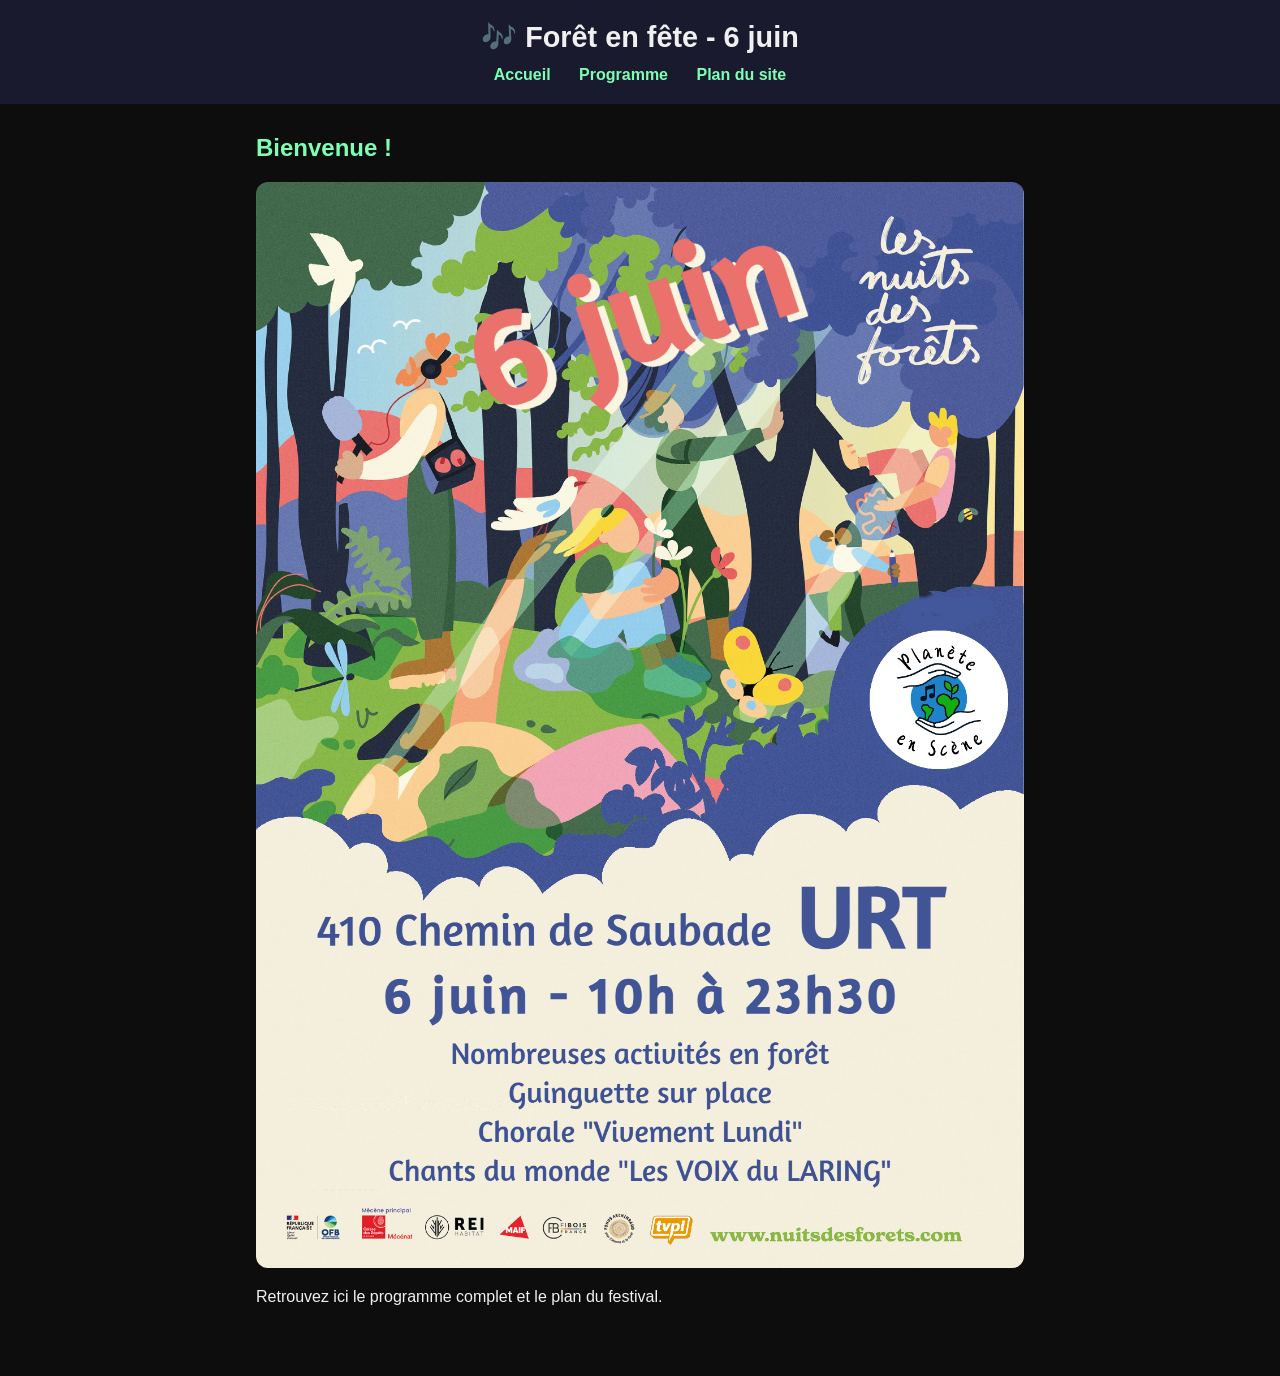
<file: index.html>
<!DOCTYPE html>
<html lang="fr">
<head>
  <meta charset="UTF-8" />
  <meta name="viewport" content="width=device-width, initial-scale=1.0" />
  <title>Mon Festival</title>
  <link rel="stylesheet" href="style.css" />
</head>
<body>

  <header>
    <h1>🎶 Forêt en fête - 6 juin</h1>
    <nav>
      <a href="index.html">Accueil</a>
      <a href="programme.html">Programme</a>
      <a href="plan.html">Plan du site</a>
    </nav>
  </header>

  <main>
    <h2>Bienvenue !</h2>
    <img src="Affiche digitale_light.png" alt="Forêt en Fête" style="width:100%; max-width:800px; border-radius:12px; margin: 20px 0; display:block;" />
  <p>Retrouvez ici le programme complet et le plan du festival.</p>
  </main>

</body>
</html>
</file>
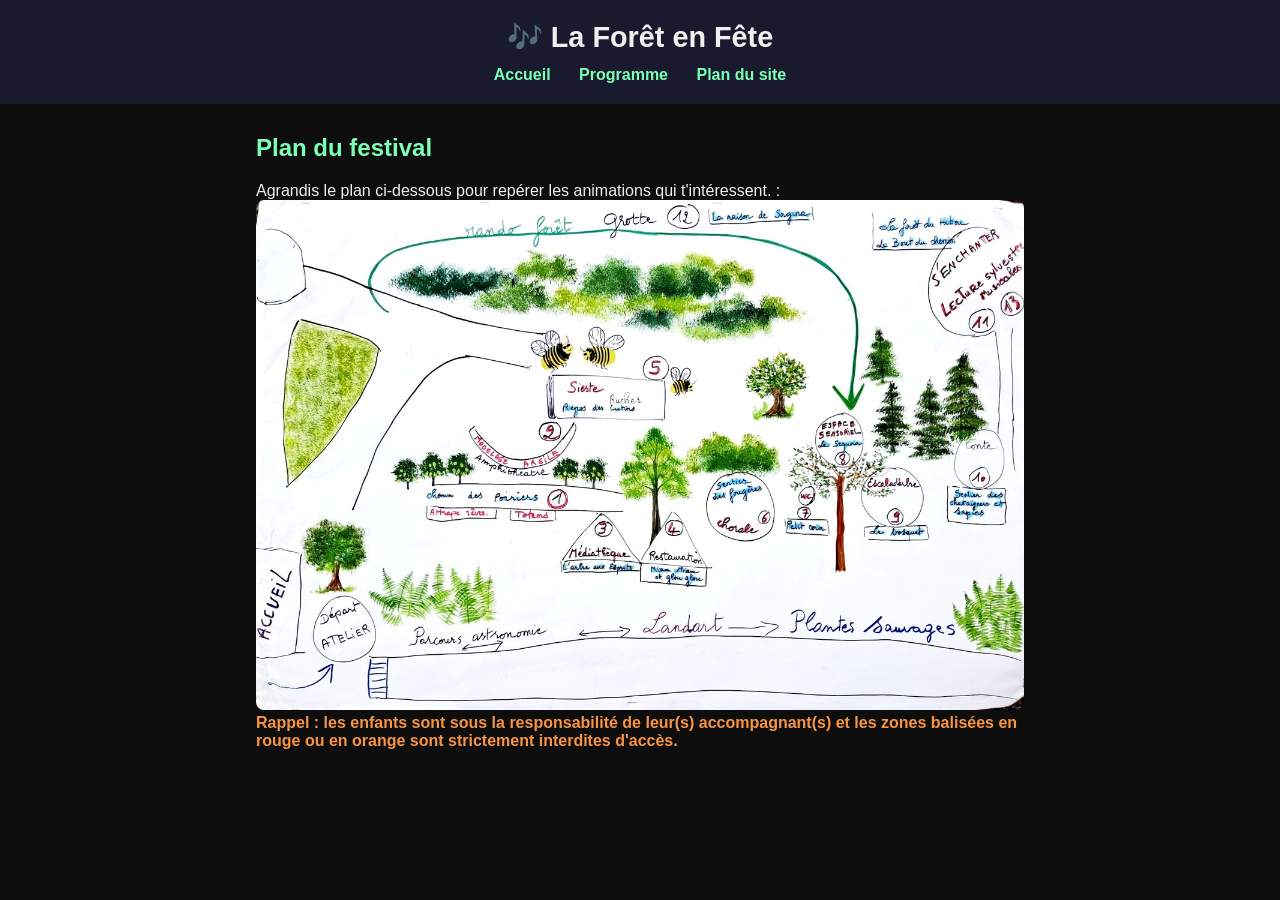
<file: plan.html>
<!DOCTYPE html>
<html lang="fr">
<head>
  <meta charset="UTF-8" />
  <meta name="viewport" content="width=device-width, initial-scale=1.0" />
  <title>Plan du site</title>
  <link rel="stylesheet" href="style.css" />
</head>
<body>

  <header>
    <h1>🎶 La Forêt en Fête </h1>
    <nav>
      <a href="index.html">Accueil</a>
      <a href="programme.html">Programme</a>
      <a href="plan.html">Plan du site</a>
    </nav>
  </header>

  <main>
    <h2>Plan du festival</h2>
    <p>Agrandis le plan ci-dessous pour repérer les animations qui t'intéressent. :</p>
    
    <img src="Plan Foret.jpg" alt="Plan du festival" style="max-width:100%; border-radius:8px;" />
   <h4 style="color: #F89442;">Rappel : les enfants sont sous la responsabilité de leur(s) accompagnant(s) et les zones balisées en rouge ou en orange sont strictement interdites d'accès.</h4>
  </main>

</body>
</html>
</file>
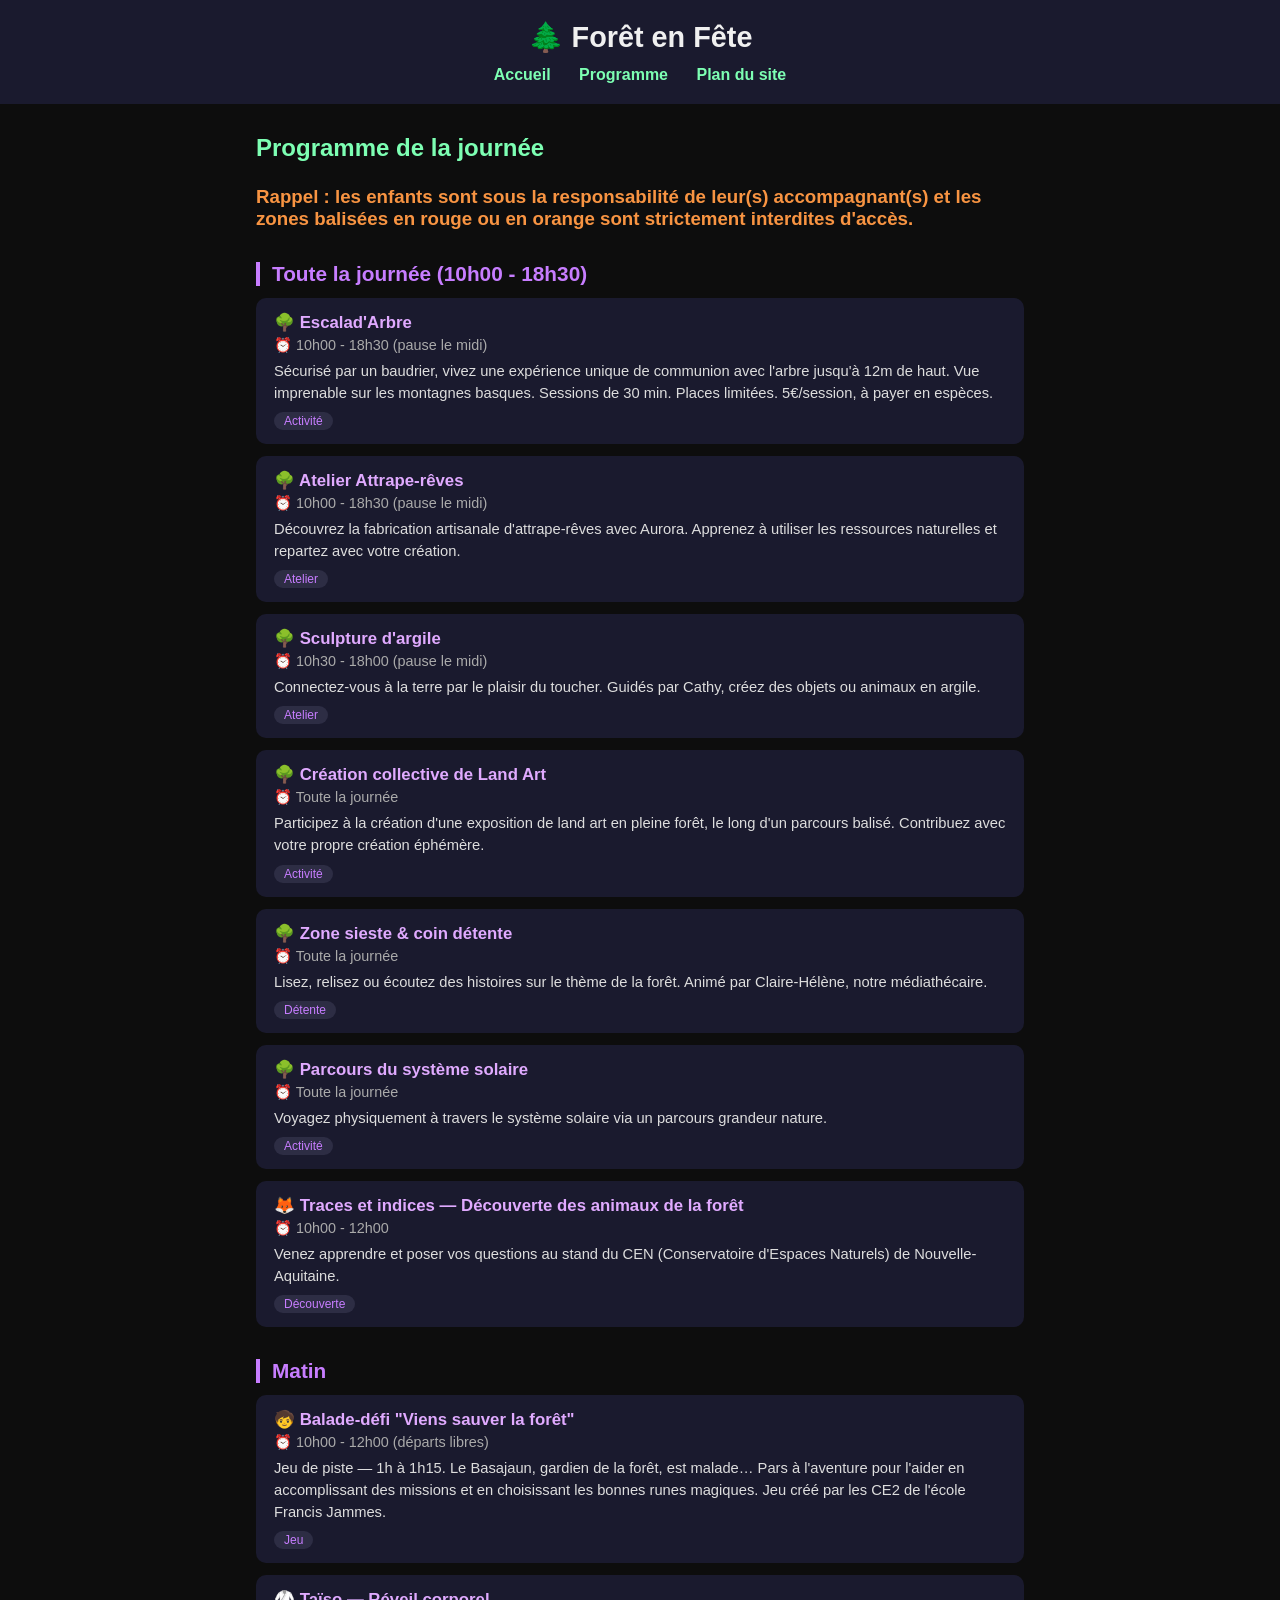
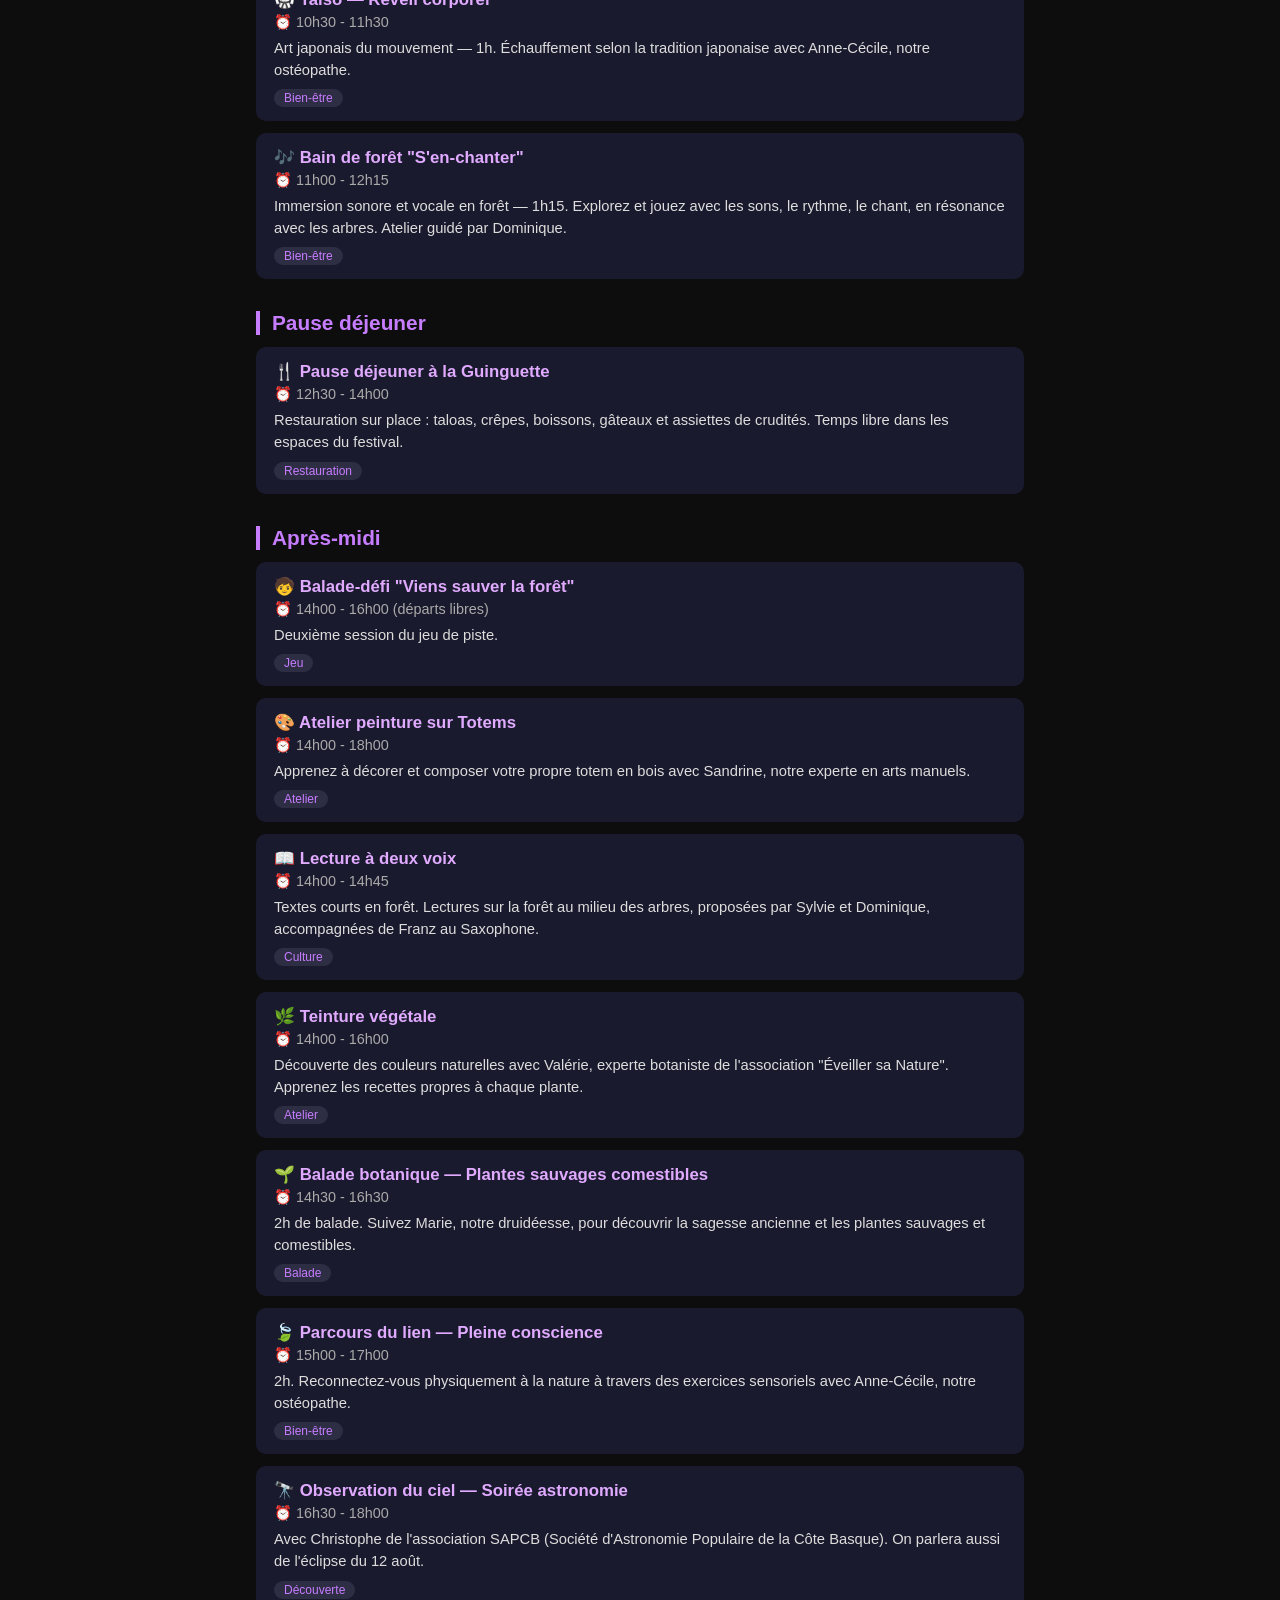
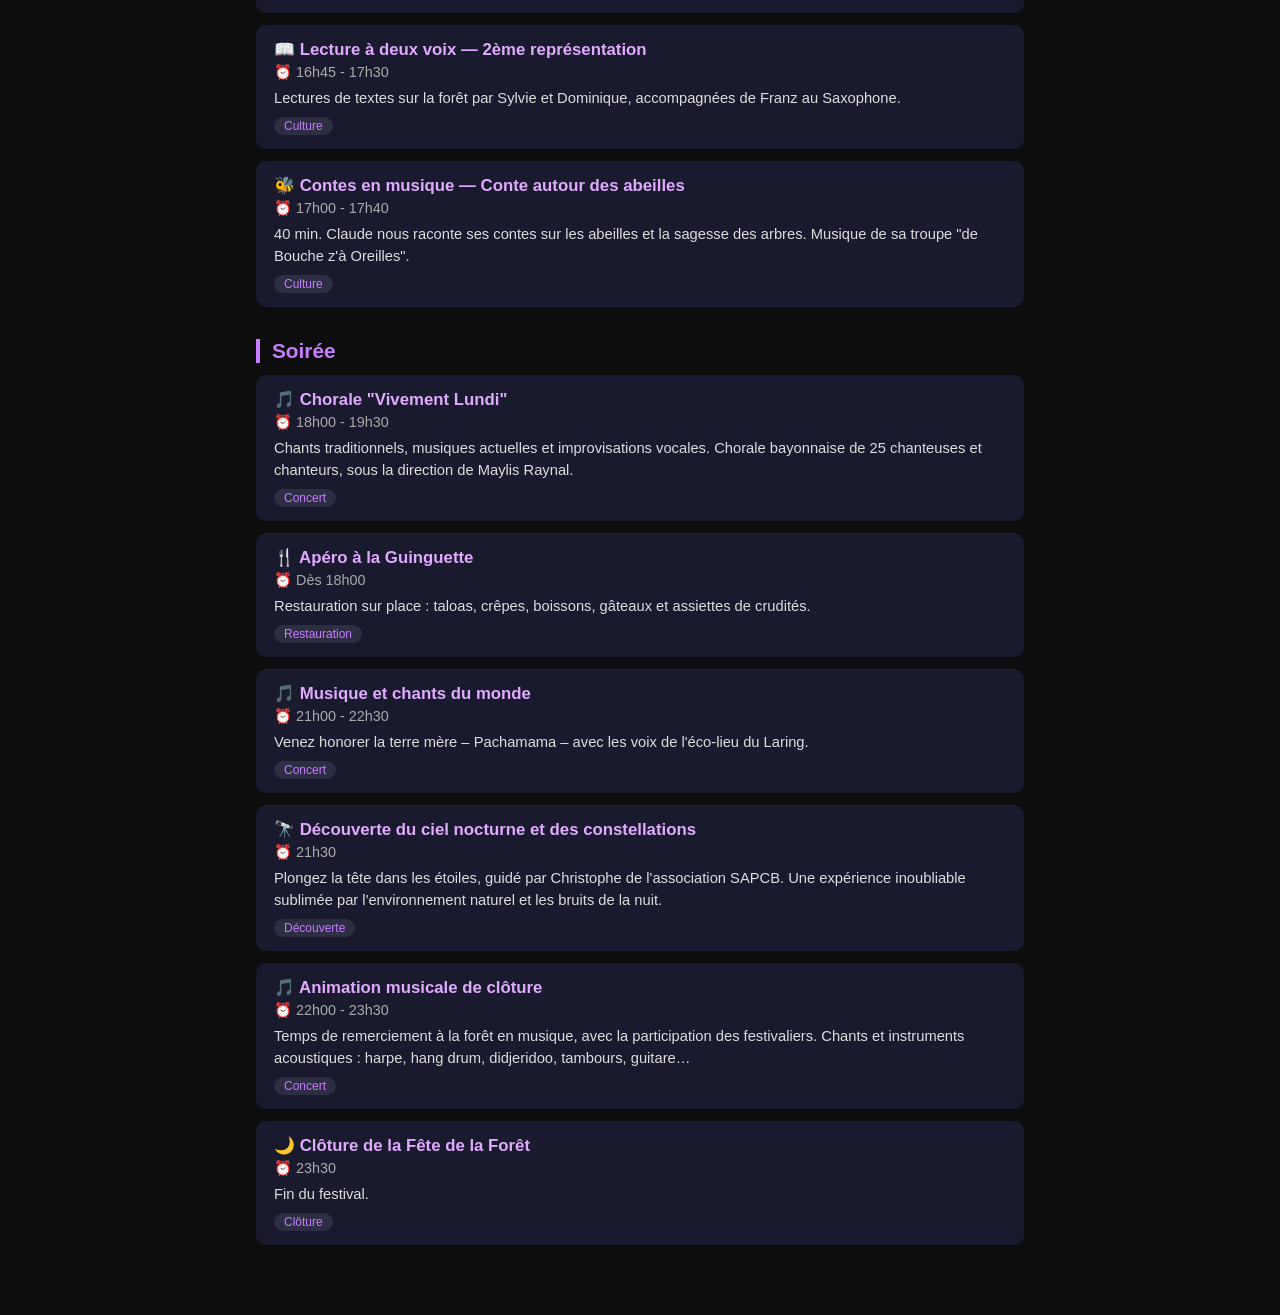
<file: programme.html>
<!DOCTYPE html>
<html lang="fr">
<head>
  <meta charset="UTF-8" />
  <meta name="viewport" content="width=device-width, initial-scale=1.0" />
  <title>Programme — Forêt en Fête</title>
    
    <link rel="stylesheet" href="style.css" />
  <style>
    .periode-titre {
      font-size: 1.3rem;
      color: #c77dff;
      margin: 32px 0 12px;
      border-left: 4px solid #c77dff;
      padding-left: 12px;
    }
    .activite-card {
      background: #1a1a2e;
      border-radius: 10px;
      padding: 14px 18px;
      margin-bottom: 12px;
    }
    .activite-nom {
      font-size: 1.05rem;
      font-weight: bold;
      color: #e0aaff;
      margin-bottom: 4px;
    }
    .activite-horaire {
      font-size: 0.9rem;
      color: #aaa;
      margin-bottom: 6px;
    }
    .activite-description {
      font-size: 0.92rem;
      color: #ddd;
      line-height: 1.5;
    }
    .activite-type {
      display: inline-block;
      font-size: 0.75rem;
      background: #2d2d44;
      color: #c77dff;
      border-radius: 20px;
      padding: 2px 10px;
      margin-top: 8px;
    }
  </style>
</head>
<body>

  <header>
    <h1>🌲 Forêt en Fête</h1>
    <nav>
      <a href="index.html">Accueil</a>
      <a href="programme.html">Programme</a>
      <a href="plan.html">Plan du site</a>
    </nav>
  </header>

  <main>
    <h2>Programme de la journée</h2>
    <h3 style="color: #F89442;">Rappel : les enfants sont sous la responsabilité de leur(s) accompagnant(s) et les zones balisées en rouge ou en orange sont strictement interdites d'accès.</h3>
    <div id="programme">Chargement du programme...</div>
  </main>

  <script>
    fetch('programme.json')
      .then(r => r.json())
      .then(data => {
        const container = document.getElementById('programme');
        container.innerHTML = '';

        data.forEach(bloc => {
          const titre = document.createElement('h3');
          titre.className = 'periode-titre';
          titre.textContent = bloc.periode;
          container.appendChild(titre);

          bloc.activites.forEach(a => {
            const card = document.createElement('div');
            card.className = 'activite-card';
            card.innerHTML = `
              <div class="activite-nom">${a.nom}</div>
              <div class="activite-horaire">⏰ ${a.horaire}</div>
              <div class="activite-description">${a.description}</div>
              <span class="activite-type">${a.type}</span>
            `;
            container.appendChild(card);
          });
        });
      })
      .catch(() => {
        document.getElementById('programme').textContent =
          'Impossible de charger le programme.';
      });
  </script>

</body>
</html>
</file>
<file: style.css>
* {
  box-sizing: border-box;
  margin: 0;
  padding: 0;
}

body {
  font-family: sans-serif;
  background: #0d0d0d;
  color: #f0f0f0;
  padding-bottom: 40px;
}

header {
  background: #1a1a2e;
  padding: 20px;
  text-align: center;
}

header h1 {
  font-size: 1.8rem;
  margin-bottom: 12px;
}

nav a {
  color: #7dffb3;
  margin: 0 12px;
  text-decoration: none;
  font-weight: bold;
}

nav a:hover {
  text-decoration: underline;
}

main {
  max-width: 800px;
  margin: 30px auto;
  padding: 0 16px;
}

h2 {
  font-size: 1.5rem;
  margin-bottom: 20px;
  color: #7dffb3;
}

h3 {
  margin: 24px 0 10px;
  color: #3ddc84;
}

table {
  width: 100%;
  border-collapse: collapse;
  margin-bottom: 20px;
}

th, td {
  padding: 10px 14px;
  text-align: left;
  border-bottom: 1px solid #333;
}

th {
  background: #1a2e20;
  color: #7dffb3;
}

tr:hover {
  background: #1e1e30;
}
</file>
